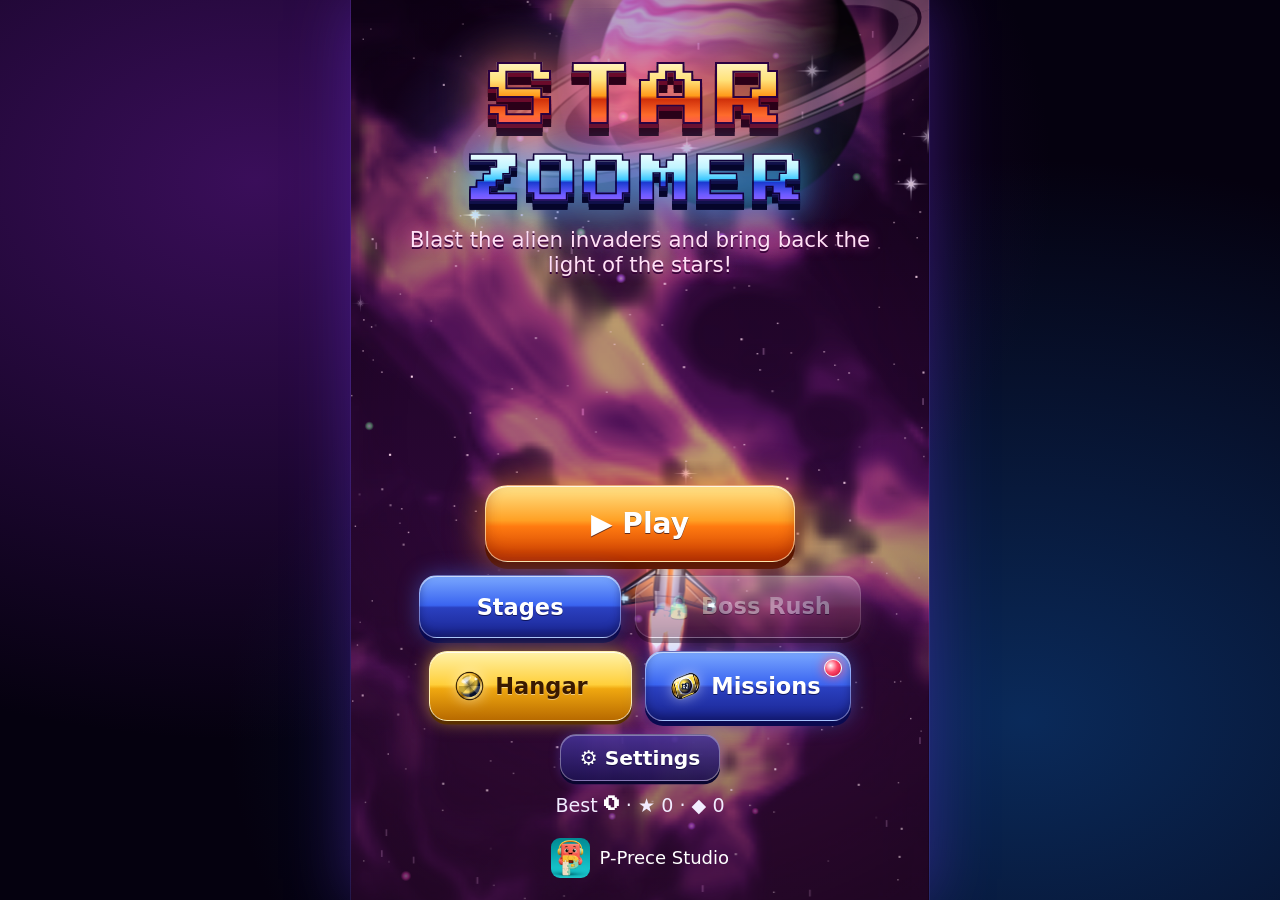
<file: index.html>
<!doctype html><html lang="en"><head><meta charset="utf-8">
<meta name="viewport" content="width=device-width,initial-scale=1,maximum-scale=1,user-scalable=no,viewport-fit=cover">
<title>Starzoomer</title><meta name="description" content="A 90s-arcade style space shooter. Fly your rocket, blast cartoon alien invaders and beat 10 giant motherships!">
<meta name="theme-color" content="#0a0420"><link rel="manifest" href="manifest.json"><link rel="icon" type="image/png" sizes="32x32" href="favicon-32.png"><link rel="icon" type="image/png" sizes="48x48" href="favicon-48.png"><link rel="icon" type="image/png" sizes="192x192" href="icon-192.png"><link rel="apple-touch-icon" sizes="180x180" href="apple-touch-icon.png"><meta name="apple-mobile-web-app-title" content="Starzoomer"><meta name="application-name" content="Starzoomer"><meta property="og:title" content="Starzoomer"><meta property="og:description" content="A 90s-arcade style space shooter. Fly your rocket, blast cartoon alien invaders and beat 10 giant motherships!"><meta property="og:image" content="icon-512.png"><meta property="og:type" content="website">
<meta name="mobile-web-app-capable" content="yes"><meta name="apple-mobile-web-app-capable" content="yes">
<link rel="stylesheet" href="style.css"></head><body>
<noscript><div style="position:fixed;inset:0;display:flex;align-items:center;justify-content:center;text-align:center;padding:24px;background:#0a0420;color:#fff;font:16px system-ui,sans-serif">Starzoomer needs JavaScript to run. Please enable JavaScript in your browser settings.<br>Starzoomer ต้องเปิดใช้ JavaScript ในเบราว์เซอร์</div></noscript>
<div id="probe"></div><canvas id="c"></canvas>
<div id="ui"><div id="scr" class="scr"></div><div id="pz" class="scr pz"></div>
<div id="hudb"><button id="pauseB" aria-label="pause"><svg viewBox="0 0 24 24" width="20" height="20" aria-hidden="true"><rect x="6" y="5" width="4" height="14" rx="1.5" fill="currentColor"/><rect x="14" y="5" width="4" height="14" rx="1.5" fill="currentColor"/></svg></button><button id="bombB" aria-label="bomb"><svg viewBox="0 0 24 24" width="26" height="26" aria-hidden="true"><circle cx="11" cy="14" r="7.5" fill="currentColor"/><path d="M15 7.5l2.5-2.5M18 4l1.5-1.2M19 6.5l1.6.2" stroke="currentColor" stroke-width="1.8" stroke-linecap="round" fill="none"/><circle cx="8.5" cy="11.5" r="2" fill="#fff" opacity=".7"/></svg></button></div><div id="toast"></div></div>
<script src="i18n.js"></script><script src="core.js"></script><script src="art.js"></script><script src="bossart.js"></script><script src="game.js"></script><script src="gfx.js"></script><script src="mapart.js"></script><script src="enemyart.js"></script><script src="warp.js"></script><script src="ui.js"></script><script src="extras.js"></script><script src="weapons.js"></script><script src="special.js"></script><script src="three.min.js"></script><script src="boss3d.js"></script><script src="v29.js"></script>
</body></html>
</file>
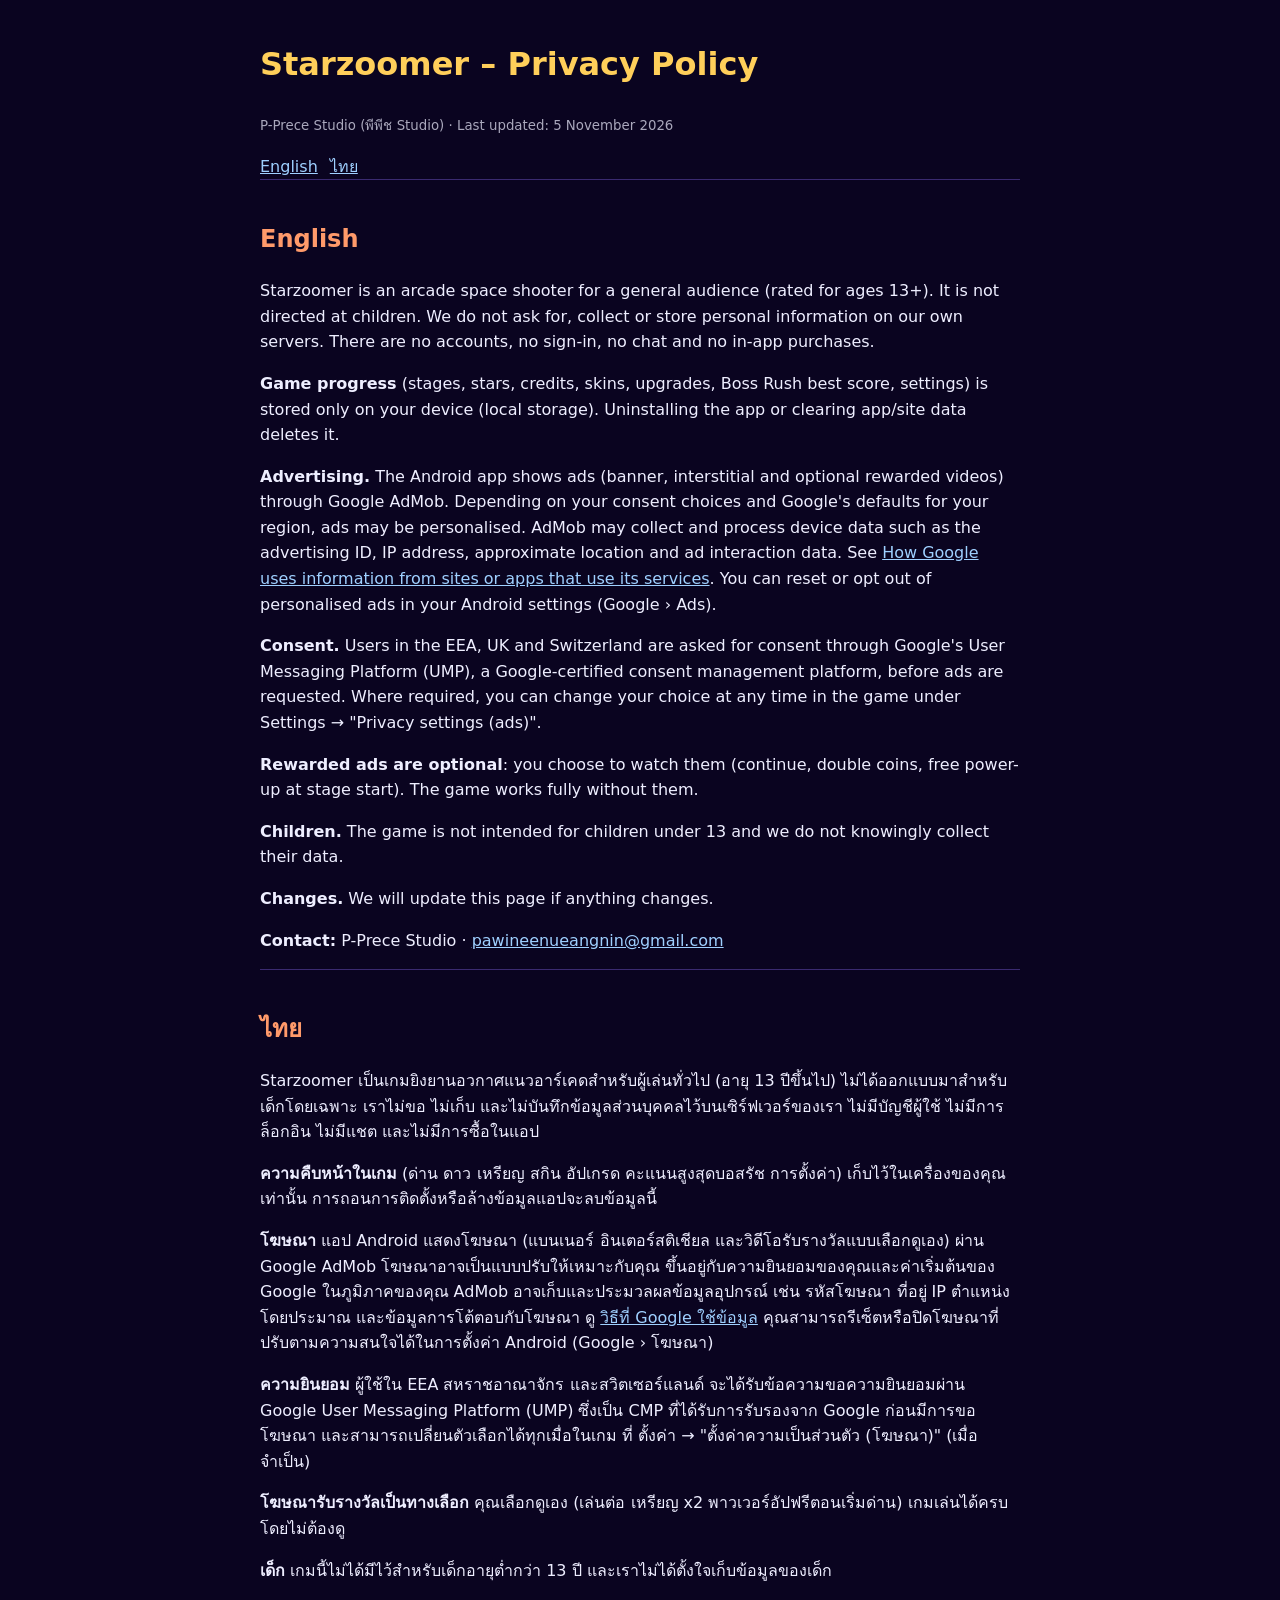
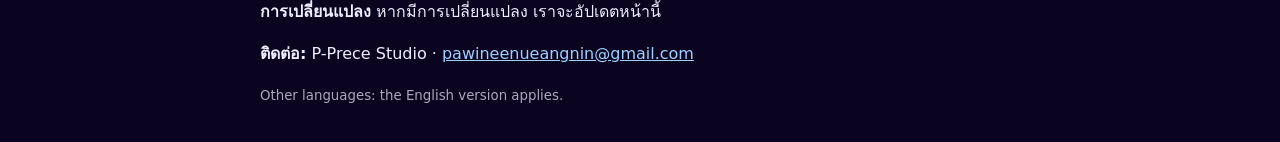
<file: privacy.html>
<!doctype html><html lang="en"><head><meta charset="utf-8"><meta name="viewport" content="width=device-width,initial-scale=1"><title>Privacy Policy – Starzoomer</title>
<style>body{font-family:system-ui,'Noto Sans Thai',sans-serif;max-width:760px;margin:0 auto;padding:18px;line-height:1.6;background:#0a0420;color:#eef}h1{color:#ffcf5a}h2{color:#ff9a6a;margin-top:1.4em}a{color:#9fd0ff}nav{display:flex;gap:12px}section{border-top:1px solid #3a2a70;padding-top:6px}small{opacity:.7}</style></head><body>
<h1>Starzoomer – Privacy Policy</h1><p><small>P-Prece Studio (พีพีช Studio) · Last updated: 5 November 2026</small></p>
<nav><a href="#en">English</a><a href="#th">ไทย</a></nav>
<section id="en" lang="en"><h2>English</h2>
<p>Starzoomer is an arcade space shooter for a general audience (rated for ages 13+). It is not directed at children. We do not ask for, collect or store personal information on our own servers. There are no accounts, no sign-in, no chat and no in-app purchases.</p>
<p><b>Game progress</b> (stages, stars, credits, skins, upgrades, Boss Rush best score, settings) is stored only on your device (local storage). Uninstalling the app or clearing app/site data deletes it.</p>
<p><b>Advertising.</b> The Android app shows ads (banner, interstitial and optional rewarded videos) through Google AdMob. Depending on your consent choices and Google's defaults for your region, ads may be personalised. AdMob may collect and process device data such as the advertising ID, IP address, approximate location and ad interaction data. See <a href="https://policies.google.com/technologies/partner-sites">How Google uses information from sites or apps that use its services</a>. You can reset or opt out of personalised ads in your Android settings (Google › Ads).</p>
<p><b>Consent.</b> Users in the EEA, UK and Switzerland are asked for consent through Google's User Messaging Platform (UMP), a Google-certified consent management platform, before ads are requested. Where required, you can change your choice at any time in the game under Settings &rarr; "Privacy settings (ads)".</p>
<p><b>Rewarded ads are optional</b>: you choose to watch them (continue, double coins, free power-up at stage start). The game works fully without them.</p>
<p><b>Children.</b> The game is not intended for children under 13 and we do not knowingly collect their data.</p>
<p><b>Changes.</b> We will update this page if anything changes.</p>
<p><b>Contact:</b> P-Prece Studio · <a href="mailto:pawineenueangnin@gmail.com">pawineenueangnin@gmail.com</a></p></section>
<section id="th" lang="th"><h2>ไทย</h2>
<p>Starzoomer เป็นเกมยิงยานอวกาศแนวอาร์เคดสำหรับผู้เล่นทั่วไป (อายุ 13 ปีขึ้นไป) ไม่ได้ออกแบบมาสำหรับเด็กโดยเฉพาะ เราไม่ขอ ไม่เก็บ และไม่บันทึกข้อมูลส่วนบุคคลไว้บนเซิร์ฟเวอร์ของเรา ไม่มีบัญชีผู้ใช้ ไม่มีการล็อกอิน ไม่มีแชต และไม่มีการซื้อในแอป</p>
<p><b>ความคืบหน้าในเกม</b> (ด่าน ดาว เหรียญ สกิน อัปเกรด คะแนนสูงสุดบอสรัช การตั้งค่า) เก็บไว้ในเครื่องของคุณเท่านั้น การถอนการติดตั้งหรือล้างข้อมูลแอปจะลบข้อมูลนี้</p>
<p><b>โฆษณา</b> แอป Android แสดงโฆษณา (แบนเนอร์ อินเตอร์สติเชียล และวิดีโอรับรางวัลแบบเลือกดูเอง) ผ่าน Google AdMob โฆษณาอาจเป็นแบบปรับให้เหมาะกับคุณ ขึ้นอยู่กับความยินยอมของคุณและค่าเริ่มต้นของ Google ในภูมิภาคของคุณ AdMob อาจเก็บและประมวลผลข้อมูลอุปกรณ์ เช่น รหัสโฆษณา ที่อยู่ IP ตำแหน่งโดยประมาณ และข้อมูลการโต้ตอบกับโฆษณา ดู <a href="https://policies.google.com/technologies/partner-sites?hl=th">วิธีที่ Google ใช้ข้อมูล</a> คุณสามารถรีเซ็ตหรือปิดโฆษณาที่ปรับตามความสนใจได้ในการตั้งค่า Android (Google › โฆษณา)</p>
<p><b>ความยินยอม</b> ผู้ใช้ใน EEA สหราชอาณาจักร และสวิตเซอร์แลนด์ จะได้รับข้อความขอความยินยอมผ่าน Google User Messaging Platform (UMP) ซึ่งเป็น CMP ที่ได้รับการรับรองจาก Google ก่อนมีการขอโฆษณา และสามารถเปลี่ยนตัวเลือกได้ทุกเมื่อในเกม ที่ ตั้งค่า &rarr; "ตั้งค่าความเป็นส่วนตัว (โฆษณา)" (เมื่อจำเป็น)</p>
<p><b>โฆษณารับรางวัลเป็นทางเลือก</b> คุณเลือกดูเอง (เล่นต่อ เหรียญ x2 พาวเวอร์อัปฟรีตอนเริ่มด่าน) เกมเล่นได้ครบโดยไม่ต้องดู</p>
<p><b>เด็ก</b> เกมนี้ไม่ได้มีไว้สำหรับเด็กอายุต่ำกว่า 13 ปี และเราไม่ได้ตั้งใจเก็บข้อมูลของเด็ก</p>
<p><b>การเปลี่ยนแปลง</b> หากมีการเปลี่ยนแปลง เราจะอัปเดตหน้านี้</p>
<p><b>ติดต่อ:</b> P-Prece Studio · <a href="mailto:pawineenueangnin@gmail.com">pawineenueangnin@gmail.com</a></p></section>
<p><small>Other languages: the English version applies.</small></p>
</body></html>
</file>
<file: style.css>
@font-face{font-family:PS2P;src:url(fonts/ps2p.ttf) format('truetype');font-display:block}
*{box-sizing:border-box;-webkit-tap-highlight-color:transparent;user-select:none;-webkit-user-select:none}
html,body{margin:0;height:100%;overflow:hidden;background:radial-gradient(ellipse at 20% 30%,#2a0a4a 0,transparent 55%),radial-gradient(ellipse at 80% 70%,#3a1a08 0,transparent 50%),#05010f;color:#fff;font-family:system-ui,-apple-system,"Segoe UI",Roboto,"Noto Sans","Noto Sans Thai",sans-serif;touch-action:none;overscroll-behavior:none}
#probe{position:fixed;padding:env(safe-area-inset-top) 0 env(safe-area-inset-bottom);visibility:hidden;pointer-events:none}
#c{position:fixed;display:block;touch-action:none;box-shadow:0 0 40px rgba(120,60,255,.35)}
#ui{position:fixed;pointer-events:none;font-size:calc(14px * var(--s,1));overflow:hidden}
.scr{position:absolute;inset:0;display:none;flex-direction:column;align-items:center;justify-content:center;gap:.6em;padding:calc(var(--st,0px) + 1em) 1em calc(var(--sb,0px) + 1em);pointer-events:auto;overflow-y:auto;overflow-x:hidden;text-align:center;justify-content:safe center}
.scr.map,.scr.hangar,.scr.settings{justify-content:flex-start;background:rgba(6,2,20,.78)}
.scr.result,.pz{background:rgba(6,2,20,.72);backdrop-filter:blur(2px)}
.logo{font-family:PS2P,monospace;line-height:1.25;margin-top:1.2em;filter:drop-shadow(0 0 .5em rgba(255,80,180,.6))}
.logo .l1{font-size:2.6em;background:linear-gradient(#fff6b0,#ffb030 45%,#ff4a1a 55%,#ff2a8a);-webkit-background-clip:text;background-clip:text;color:transparent;-webkit-text-stroke:.03em #2a0040;letter-spacing:.05em}
.logo .l2{font-size:1.55em;background:linear-gradient(#e8ffff,#5ad8ff 45%,#2a6aff 55%,#b04aff);-webkit-background-clip:text;background-clip:text;color:transparent;-webkit-text-stroke:.03em #10003a;margin-top:.3em}
.tag{max-width:22em;font-size:.95em;color:#ffd0f0;text-shadow:0 2px 0 #300030}
.sp{flex:1;min-height:6em}
.b{pointer-events:auto;font:inherit;font-weight:800;color:#fff;border:0;border-radius:.8em;padding:.75em 1.3em;min-width:9em;background:linear-gradient(#5a8bff,#2a3aff 60%,#1a1aa0);box-shadow:0 .25em 0 #0a0850,0 0 .8em rgba(90,140,255,.6),inset 0 .1em 0 rgba(255,255,255,.4);text-shadow:0 2px 0 rgba(0,0,0,.4);cursor:pointer;max-width:100%;overflow-wrap:anywhere}
.b:active{transform:translateY(.15em);box-shadow:0 .1em 0 #0a0850}
.b.big{font-size:1.25em;min-width:11em;background:linear-gradient(#ffcf5a,#ff7a1a 60%,#c03a00);box-shadow:0 .25em 0 #601a00,0 0 1em rgba(255,140,40,.7),inset 0 .1em 0 rgba(255,255,255,.5)}
.b.pink{background:linear-gradient(#ff8ad8,#ff3fa6 60%,#a0106a);box-shadow:0 .25em 0 #500030,0 0 .9em rgba(255,70,180,.6)}
.b.gold{background:linear-gradient(#ffe68a,#e0a010);color:#3a2000;text-shadow:none;box-shadow:0 .2em 0 #6a4a00}
.b.sm{min-width:0;padding:.5em .9em;font-size:.9em}.b:disabled{opacity:.45;filter:grayscale(.6)}
.row{display:flex;gap:.6em;flex-wrap:wrap;justify-content:center}
.hi{font-size:.85em;color:#bfe8ff}.hi b{font-family:PS2P;font-size:.85em;color:#fff}
.studio{display:flex;align-items:center;gap:.5em;font-size:.8em;opacity:.85;margin-top:.4em}.studio img{width:2.2em;height:2.2em;border-radius:.5em}.studio.big img{width:3.4em;height:3.4em}
.hd{display:flex;align-items:center;justify-content:space-between;width:100%;gap:.5em}.hd h2{margin:0;font-size:1.25em;flex:1;color:#ffcf5a;text-shadow:0 0 .4em #ff7a1a}.cr{font-family:PS2P;font-size:.7em;color:#ffe14a;white-space:nowrap}
h3{margin:.4em 0 0;color:#7ae8ff;font-size:1em}
.chip{pointer-events:auto;font:inherit;font-weight:700;border-radius:2em;padding:.35em .9em;border:2px solid #5a4a90;background:#140a30;color:#ccd}.chip.on{background:#ff3fa6;border-color:#ffb0e0;color:#fff;box-shadow:0 0 .7em #ff3fa6}
.nodes{display:grid;grid-template-columns:1fr 1fr;gap:.5em;width:100%;max-width:26em}
.node{pointer-events:auto;font:inherit;color:#fff;border:2px solid rgba(255,255,255,.25);border-radius:.9em;padding:.55em .4em;display:flex;flex-direction:column;align-items:center;gap:.15em;min-height:5.2em;cursor:pointer;box-shadow:0 0 .7em rgba(0,0,0,.5)}
.node .num{font-family:PS2P;font-size:1.1em;text-shadow:0 2px 0 #000}.node .nm{font-size:.82em;font-weight:700;line-height:1.15;overflow-wrap:anywhere}.node .st{color:#ffe14a;font-size:.9em}.node .st i{color:rgba(255,255,255,.25);font-style:normal}
.node.lock{filter:grayscale(.85) brightness(.6)}.node.end{grid-column:1/3;background:linear-gradient(90deg,#ff3a8a,#7a3aff,#3ad8ff)}
.n1{background:linear-gradient(135deg,#3a1a7a,#8a2aa0)}.n2{background:linear-gradient(135deg,#6a2a10,#c0602a)}.n3{background:linear-gradient(135deg,#0a3a6a,#4aa8e0)}.n4{background:linear-gradient(135deg,#c06010,#1a7ac0)}.n5{background:linear-gradient(135deg,#8a1a6a,#e050b0)}
.n6{background:linear-gradient(135deg,#0a1a6a,#4070e0)}.n7{background:linear-gradient(135deg,#0a5a5a,#a030a0)}.n8{background:linear-gradient(135deg,#5a0a04,#e0501a)}.n9{background:linear-gradient(135deg,#2a5a10,#6a2aa0)}.n10{background:linear-gradient(135deg,#3a0030,#ff2a7a)}
.ships{display:flex;gap:.4em;width:100%;justify-content:center}.ship{flex:1;max-width:9em;background:rgba(30,20,70,.8);border:2px solid #3a2a7a;border-radius:.9em;padding:.4em;display:flex;flex-direction:column;align-items:center;gap:.25em}
.ship.sel{border-color:#ffcf5a;box-shadow:0 0 .8em rgba(255,200,80,.6)}.ship img{width:3.4em;height:3.6em;object-fit:contain}.ship b{font-size:.8em}.ship small{font-size:.68em;opacity:.8;line-height:1.2}.ok{color:#7dff6a;font-weight:800;font-size:.85em}.lk{color:#ffb0b0}
.upg{width:100%;max-width:24em;display:flex;flex-direction:column;gap:.4em}.u{display:flex;align-items:center;gap:.5em;background:rgba(30,20,70,.8);border-radius:.8em;padding:.4em .6em}.un{flex:1;text-align:start;font-weight:700}
.pips{display:flex;gap:.2em}.pips i{width:.8em;height:.8em;border-radius:.2em;background:#2a2050;border:1px solid #6a5aa0}.pips i.on{background:#ff8a2a;box-shadow:0 0 .4em #ff8a2a}
.sets{width:100%;max-width:22em;display:flex;flex-direction:column;gap:.45em}.set{display:flex;align-items:center;justify-content:space-between;gap:.6em;background:rgba(30,20,70,.8);border-radius:.8em;padding:.5em .8em;text-align:start}
.tg{pointer-events:auto;font:inherit;font-weight:800;border-radius:2em;border:0;padding:.35em .9em;background:#3a2a5a;color:#aaa;min-width:4em}.tg.on{background:#2adf7a;color:#003a10}
select{font:inherit;padding:.3em;border-radius:.5em;background:#140a30;color:#fff;border:1px solid #6a5aa0;max-width:11em}
.howto{font-size:.85em;color:#bfe8ff}.priv{color:#9fd0ff;font-size:.85em;pointer-events:auto}
h2.big{font-family:PS2P,system-ui;font-size:1.5em;line-height:1.4;margin:.2em 0}.gold{color:#ffe14a;text-shadow:0 0 .4em #ff8a2a,0 3px 0 #6a2a00}.red{color:#ff5a7a;text-shadow:0 0 .4em #ff2a5a,0 3px 0 #4a0010}
.stars span{font-size:2.6em;color:#3a2a5a;margin:0 .1em;text-shadow:0 2px 0 #000}.stars span.on{color:#ffe14a;text-shadow:0 0 .4em #ffb030}
.nb{color:#7dff6a;font-weight:800}.res{background:rgba(30,20,70,.8);border-radius:.8em;padding:.6em 1.2em;display:flex;flex-direction:column;gap:.2em}.rs b{font-family:PS2P;font-size:.85em;color:#ffe14a}
#hudb{position:absolute;inset:0;display:none;pointer-events:none}
#pauseB,#bombB{position:absolute;pointer-events:auto;border:2px solid rgba(255,255,255,.5);color:#fff;font-family:PS2P;border-radius:50%;}
#pauseB{top:calc(var(--st,0px) + .5em);right:.6em;width:2.6em;height:2.6em;font-size:.8em;background:rgba(40,20,90,.6)}
#bombB{bottom:calc(var(--sb,0px) + 1em);right:1em;width:3.6em;height:3.6em;font-size:1em;background:radial-gradient(circle at 35% 30%,#ffd08a,#ff6a1a 50%,#8a2000);box-shadow:0 0 .8em #ff7a1a}
#toast{position:absolute;left:50%;top:40%;transform:translate(-50%,-50%) scale(.9);background:rgba(0,0,0,.8);border:1px solid #ffcf5a;border-radius:.8em;padding:.6em 1em;opacity:0;transition:.2s;pointer-events:none;font-weight:700}
#toast.on{opacity:1;transform:translate(-50%,-50%) scale(1)}
[dir=rtl] .un,[dir=rtl] .set{text-align:right}
@keyframes scvIn{from{opacity:0;transform:translateY(.6em)}to{opacity:1;transform:none}}
/* ===== v6 art pass: chrome/neon logo, glass panels, glossy buttons ===== */
html,body{background:radial-gradient(ellipse at 20% 20%,#3a0e5a 0,transparent 55%),radial-gradient(ellipse at 80% 80%,#0a2a5a 0,transparent 55%),#05010f}
#c{box-shadow:0 0 60px rgba(120,60,255,.35),0 0 0 1px rgba(160,120,255,.15)}
.scr.map,.scr.hangar,.scr.settings{background:linear-gradient(rgba(6,2,24,.82),rgba(10,4,34,.7) 40%,rgba(6,2,24,.86))}
.scr.result,.pz{background:radial-gradient(ellipse at 50% 35%,rgba(40,10,80,.55),rgba(4,0,16,.84) 70%);backdrop-filter:none}
.scr>*{animation:v6in .42s cubic-bezier(.2,.9,.3,1.2) both}
.scr>*:nth-child(2){animation-delay:.05s}.scr>*:nth-child(3){animation-delay:.1s}.scr>*:nth-child(4){animation-delay:.15s}.scr>*:nth-child(5){animation-delay:.2s}.scr>*:nth-child(n+6){animation-delay:.25s}
@keyframes v6in{from{opacity:0;transform:translateY(.8em) scale(.97)}to{opacity:1;transform:none}}
.logo{position:relative;margin-top:1.4em;filter:none;text-align:center}
.logo:before{content:'';position:absolute;left:50%;top:50%;width:150%;height:190%;transform:translate(-50%,-50%);background:radial-gradient(ellipse,rgba(255,90,200,.35),rgba(90,120,255,.15) 45%,transparent 70%);z-index:-1;animation:v6halo 4s ease-in-out infinite}
@keyframes v6halo{50%{opacity:.6;transform:translate(-50%,-50%) scale(1.08)}}
.logo .l1,.logo .l2{display:block;position:relative;background-size:100% 100%,250% 100%;-webkit-background-clip:text;background-clip:text;color:transparent;animation:v6sheen 3.6s ease-in-out infinite}
.logo .l1{font-size:2.75em;letter-spacing:.04em;background-image:linear-gradient(#fffbe0 0,#ffe27a 30%,#ff9a1a 48%,#d0300a 52%,#ff6a2a 70%,#ff3a9a 100%),linear-gradient(105deg,transparent 40%,rgba(255,255,255,.95) 50%,transparent 60%);
 filter:drop-shadow(0 .06em 0 #6a0a2a) drop-shadow(0 .12em 0 #2a0018) drop-shadow(0 0 .35em rgba(255,120,60,.75))}
.logo .l2{font-size:1.6em;margin-top:.15em;letter-spacing:.06em;background-image:linear-gradient(#ffffff 0,#bff4ff 30%,#3ac8ff 48%,#1a3ad0 52%,#6a5aff 70%,#d06aff 100%),linear-gradient(105deg,transparent 40%,rgba(255,255,255,.95) 50%,transparent 60%);
 filter:drop-shadow(0 .06em 0 #10104a) drop-shadow(0 .12em 0 #05052a) drop-shadow(0 0 .35em rgba(60,180,255,.8))}
@keyframes v6sheen{0%,55%{background-position:0 0,160% 0}100%{background-position:0 0,-60% 0}}
.tag{color:#ffe0f6;text-shadow:0 0 .6em rgba(255,80,200,.6),0 2px 0 #2a0030}
.b{position:relative;overflow:hidden;border:1px solid rgba(255,255,255,.35);background:linear-gradient(#7aa8ff,#3a64f0 48%,#2a40c0 52%,#1a2490);box-shadow:0 .22em 0 #0a0a50,0 0 1em rgba(70,120,255,.45),inset 0 1px 0 rgba(255,255,255,.6),inset 0 -.2em .4em rgba(0,0,40,.35);text-shadow:0 1px 0 rgba(0,0,40,.6)}
.b:after{content:'';position:absolute;top:0;bottom:0;left:-60%;width:40%;background:linear-gradient(100deg,transparent,rgba(255,255,255,.35),transparent);transform:skewX(-20deg);animation:v6sweep 3.8s ease-in-out infinite;pointer-events:none}
@keyframes v6sweep{0%,70%{left:-60%}100%{left:130%}}
.b.big{background:linear-gradient(#ffe48a,#ffa024 46%,#ff7a10 54%,#c83a00);box-shadow:0 .25em 0 #5a1600,0 0 1.3em rgba(255,140,40,.75),inset 0 1px 0 rgba(255,255,255,.75),inset 0 -.25em .5em rgba(120,20,0,.35);border-color:rgba(255,240,200,.6)}
.b.pink{background:linear-gradient(#ffa8e4,#ff4fb0 46%,#ff2a96 54%,#9a0a64);box-shadow:0 .22em 0 #4a0030,0 0 1em rgba(255,70,180,.6),inset 0 1px 0 rgba(255,255,255,.6)}
.b.sm{background:linear-gradient(rgba(70,50,150,.9),rgba(30,18,80,.92));box-shadow:0 .16em 0 #0a0630,0 0 .6em rgba(120,90,255,.3),inset 0 1px 0 rgba(255,255,255,.35)}
.b.sm:after{display:none}
.b:active{transform:translateY(.15em) scale(.98)}
.hd h2{background:linear-gradient(#fff3b0,#ffb030 55%,#ff6a1a);-webkit-background-clip:text;background-clip:text;color:transparent;text-shadow:none;filter:drop-shadow(0 0 .3em rgba(255,140,40,.6))}
.ship,.u,.set,.res,select{background:linear-gradient(160deg,rgba(60,40,140,.62),rgba(16,8,46,.82));border:1px solid rgba(150,130,255,.35);box-shadow:inset 0 1px 0 rgba(255,255,255,.14),0 .3em .8em rgba(0,0,20,.35)}
.ship{border-width:1.5px;transition:transform .15s;will-change:transform}
.ship img{width:3.8em;height:4em;filter:drop-shadow(0 0 .35em rgba(120,200,255,.5))}
.ship.sel{border-color:#ffcf5a;background:linear-gradient(160deg,rgba(120,70,30,.6),rgba(40,14,50,.85));box-shadow:0 0 1em rgba(255,190,70,.55),inset 0 1px 0 rgba(255,255,255,.25);transform:translateY(-.15em)}
.res{border-color:rgba(255,210,100,.35);padding:.7em 1.4em}
.pips i{border-radius:.25em;background:#1a1440;border-color:#5a4aa0}
.pips i.on{background:linear-gradient(#ffd27a,#ff7a1a);box-shadow:0 0 .45em #ff8a2a}
.tg{box-shadow:inset 0 1px 0 rgba(255,255,255,.2)}
.tg.on{background:linear-gradient(#7affb0,#1ac86a);color:#003a14;box-shadow:0 0 .6em rgba(60,255,140,.5),inset 0 1px 0 rgba(255,255,255,.6)}
.chip{background:rgba(20,10,50,.8);border-color:rgba(130,110,220,.6)}
.node{position:relative;overflow:hidden;border:1px solid rgba(255,255,255,.3);box-shadow:inset 0 1px 0 rgba(255,255,255,.3),0 .25em .6em rgba(0,0,20,.45)}
.node:before{content:'';position:absolute;right:-.9em;top:-.9em;width:3.2em;height:3.2em;border-radius:50%;background:radial-gradient(circle at 35% 35%,rgba(255,255,255,.55),rgba(255,255,255,.08) 45%,transparent 70%);pointer-events:none}
.node:after{content:'';position:absolute;inset:0;background:linear-gradient(rgba(255,255,255,.14),transparent 45%);pointer-events:none}
.burst{position:absolute;left:50%;top:36%;width:42em;height:42em;margin:-21em 0 0 -21em;background:repeating-conic-gradient(rgba(255,220,120,.16) 0 10deg,transparent 10deg 20deg);-webkit-mask:radial-gradient(circle,#000 10%,transparent 62%);mask:radial-gradient(circle,#000 10%,transparent 62%);animation:v6spin 18s linear infinite!important;pointer-events:none;z-index:-1}
@keyframes v6spin{to{transform:rotate(360deg)}}
h2.big.gold{color:#ffe14a;background:linear-gradient(#fffbd0,#ffe14a 45%,#ff9a1a 60%,#ff5a2a);-webkit-background-clip:text;background-clip:text;color:transparent;text-shadow:none;filter:drop-shadow(0 .12em 0 #5a1a00) drop-shadow(0 0 .45em rgba(255,150,40,.85))}
h2.big.red{filter:drop-shadow(0 0 .3em rgba(255,40,90,.6))}
.stars span{display:inline-block;color:#2a2050;text-shadow:0 2px 0 #000}
.stars span.on{color:#ffe14a;text-shadow:0 0 .5em #ffb030,0 .08em 0 #8a4a00}.stars:not(.hid) span.on{animation:v6star .5s cubic-bezier(.2,1.6,.4,1) both}
.stars:not(.hid) span.on:nth-child(2){animation-delay:.18s}.stars:not(.hid) span.on:nth-child(3){animation-delay:.36s}
@keyframes v6star{from{transform:scale(0) rotate(-90deg);opacity:0}to{transform:none;opacity:1}}
#pauseB,#bombB{display:flex;align-items:center;justify-content:center;padding:0}
#pauseB{border:1px solid rgba(160,220,255,.55);background:linear-gradient(rgba(60,40,140,.7),rgba(16,8,46,.8));box-shadow:0 0 .7em rgba(90,160,255,.4),inset 0 1px 0 rgba(255,255,255,.35)}
#bombB{border:2px solid rgba(255,230,180,.75);background:radial-gradient(circle at 35% 28%,#fff0c0,#ffa040 30%,#ff5a10 60%,#8a1a00);box-shadow:0 0 1.1em rgba(255,120,30,.8),inset 0 -.3em .5em rgba(90,10,0,.5),inset 0 .2em .3em rgba(255,255,255,.4);color:#3a0800}
#bombB:after{content:attr(data-n);position:absolute;right:-.3em;top:-.3em;min-width:1.5em;height:1.5em;border-radius:1em;background:linear-gradient(#ff7ad0,#d0207a);color:#fff;font:700 .7em/1.5em PS2P,monospace;text-align:center;border:1px solid #fff;box-shadow:0 0 .5em #ff4fb8}
#bombB.empty{filter:grayscale(.8) brightness(.6);box-shadow:none}
#toast{background:linear-gradient(rgba(50,30,120,.92),rgba(16,8,46,.95));border-color:rgba(255,210,120,.7);box-shadow:0 0 1em rgba(255,180,60,.35)}
/* v6.1 contrast fixes */
.b.gold,.b.sm.gold{background:linear-gradient(#fff2a8,#ffcf3a 48%,#f0a810 54%,#b86a00);color:#3a1a00;text-shadow:0 1px 0 rgba(255,255,255,.45);border:1px solid #fff0b0;box-shadow:0 .16em 0 #5a3000,0 0 .8em rgba(255,200,60,.6),inset 0 1px 0 rgba(255,255,255,.8);font-weight:900}
.b.gold:disabled,.b.gold.poor{opacity:1;filter:none;background:linear-gradient(rgba(80,70,110,.95),rgba(40,32,70,.95));color:#ffe9a8;text-shadow:0 1px 0 #000;border:1px dashed rgba(255,220,140,.55);box-shadow:inset 0 1px 0 rgba(255,255,255,.15)}
.b.gold:disabled:before,.b.gold.poor:before{content:'🔒 ';font-size:.85em}
.cr{font-size:.85em;color:#ffe14a;background:linear-gradient(rgba(60,40,10,.85),rgba(30,16,4,.9));border:1px solid rgba(255,210,90,.7);border-radius:1em;padding:.45em .75em;text-shadow:0 0 .4em rgba(255,180,40,.8),0 1px 0 #000;box-shadow:0 0 .6em rgba(255,180,40,.35)}
.node .nm,.node .num{text-shadow:0 1px 2px rgba(0,0,0,.85)}
.node .st i{color:rgba(255,255,255,.45)}
.node.lock{filter:grayscale(.7) brightness(.8)}
.ship small,.lk{opacity:1;color:#e6dcff}.lk{color:#ffc8c8}
.set span,.un,.hi,.howto,.rs{color:#f2ecff}
.chip{color:#f0eaff}
select{color:#fff}
.studio{opacity:1}
/* v8 stage-clear tally */
.tally{width:min(21em,88%);background:linear-gradient(160deg,rgba(60,40,140,.66),rgba(16,8,46,.86));border:1px solid rgba(255,210,100,.4);border-radius:.9em;padding:.7em 1.1em;box-shadow:inset 0 1px 0 rgba(255,255,255,.14),0 .4em 1.2em rgba(0,0,0,.45);display:flex;flex-direction:column;gap:.15em}
.tally .tr{display:flex;justify-content:space-between;align-items:center;gap:1em;padding:.28em 0;opacity:0;transform:translateX(-1.2em) scale(.9);transition:opacity .2s,transform .28s cubic-bezier(.2,1.6,.4,1)}
.tally .tr.in{opacity:1;transform:none}
.tally .tr span{color:#cfc6ff;font-weight:700;font-size:.92em}
.tally .tr b{direction:ltr;unicode-bidi:isolate;font-family:PS2P,monospace;font-size:.82em;color:#fff;min-width:5em;text-align:right;text-shadow:0 0 .4em rgba(120,220,255,.6)}
.tally .tr.done b{animation:v8pop .32s cubic-bezier(.2,1.8,.4,1)}
.tally .tr.crr b{color:#ffd860}
.tally .tl{display:block;height:2px;margin:.3em 0;background:linear-gradient(90deg,transparent,rgba(255,215,100,.8),transparent)}
.tally .tr.tot span{color:#ffe14a;font-size:1.05em}.tally .tr.tot b{font-size:1.15em;color:#ffe14a;text-shadow:0 0 .5em #ffb030,0 .08em 0 #8a4a00}
.hid{visibility:hidden}.after.hid{opacity:0;pointer-events:none}.after{display:flex;flex-direction:column;align-items:center;gap:.5em;transition:opacity .35s;width:100%}
.stars.hid{visibility:hidden}.stars{margin:.25em 0 0}
.tsk{color:rgba(255,255,255,.6);font-size:.8em;animation:v8bl 1.2s ease-in-out infinite}.tsk.hid{display:none}
@keyframes v8pop{0%{transform:scale(1.6);color:#fff}100%{transform:scale(1)}}
@keyframes v8bl{50%{opacity:.35}}
/* v9: reserve a strip for the bottom banner on menu screens (body.banner only while a banner is showing) */
body.banner .scr:not(.pz){padding-bottom:calc(var(--sb,0px) + 66px)}
/* v10 star-path stage map */
.scr.map{align-items:stretch;gap:0;padding-left:0;padding-right:0;justify-content:flex-start;background:radial-gradient(ellipse at 18% 22%,rgba(120,60,255,.28),transparent 52%),radial-gradient(ellipse at 82% 60%,rgba(255,120,60,.16),transparent 50%),radial-gradient(ellipse at 50% 100%,rgba(40,140,255,.22),transparent 58%),radial-gradient(ellipse at 55% 8%,rgba(255,200,80,.1),transparent 40%),linear-gradient(#040218,#0a0430 48%,#06021c)}
.scr.map{padding-top:0}.mtop{position:sticky;top:0;z-index:5;padding:calc(var(--st,0px) + 1em) 1em .7em;background:linear-gradient(rgba(4,2,24,.97) 70%,rgba(4,2,24,0));display:flex;flex-direction:column;gap:.5em;align-items:center}
.mtop .hd{width:100%}
.path{position:relative;width:100%;flex:0 0 auto;background-image:radial-gradient(1.5px 1.5px at 12% 8%,rgba(255,255,255,.9),transparent),radial-gradient(1px 1px at 78% 14%,rgba(200,220,255,.8),transparent),radial-gradient(1.6px 1.6px at 40% 33%,#fff,transparent),radial-gradient(1px 1px at 90% 47%,rgba(255,220,255,.75),transparent),radial-gradient(1.2px 1.2px at 8% 61%,#fff,transparent),radial-gradient(1px 1px at 63% 72%,rgba(180,255,255,.7),transparent),radial-gradient(1.5px 1.5px at 30% 88%,#fff,transparent),radial-gradient(1px 1px at 85% 93%,#fff,transparent),radial-gradient(ellipse 40% 18% at 50% 20%,rgba(255,210,120,.06),transparent);background-size:100% 520px;contain:layout style}
@keyframes tw{to{background-position:0 6px}}
.path svg.pl{position:absolute;left:0;top:0;pointer-events:none;overflow:visible}
.pg{fill:none;stroke:hsla(var(--hu),30%,40%,.35);stroke-width:9;stroke-linecap:round}
.pg.lit{stroke:hsla(var(--hu),100%,65%,.5)}.pgw{fill:none;stroke:hsla(var(--hu),100%,60%,.16);stroke-width:20;stroke-linecap:round}
.pd{fill:none;stroke:rgba(170,170,210,.35);stroke-width:3.2;stroke-linecap:round;stroke-dasharray:1 11}
.pd.lit{stroke:#fff;stroke-dasharray:2 9}
@keyframes flow{to{stroke-dashoffset:-22}}
/* v27: pre-rendered 3D planet/gem medallions (no per-frame blur/drop-shadow filters) */
.snode{position:absolute;width:96px;height:96px;margin:-48px 0 0 -48px;padding:0;border:0;background:none;cursor:pointer;color:#fff;-webkit-tap-highlight-color:transparent;font:inherit}
.snode .sv{position:absolute;inset:0;width:100%;height:100%;object-fit:contain;pointer-events:none;transition:transform .15s;will-change:transform;image-rendering:auto}
.snode:active .sv{transform:scale(.92)}
.snode .glw{position:absolute;inset:-18px;width:calc(100% + 36px);height:calc(100% + 36px);object-fit:contain;pointer-events:none;opacity:.85;animation:gPulse 1.6s ease-in-out infinite;z-index:0}
.snode .rk{position:absolute;left:50%;top:-10px;width:28px;height:28px;margin-left:-14px;object-fit:contain;pointer-events:none;z-index:2;animation:rkFloat 1.8s ease-in-out infinite;filter:none}
.snode .lbl{position:absolute;top:92px;left:50%;transform:translateX(-50%);display:flex;flex-direction:column;align-items:center;gap:2px;white-space:nowrap;pointer-events:none;z-index:2}
.snode .nm{font-size:12px;font-weight:700;padding:2px 8px;border-radius:9px;background:rgba(8,4,28,.82);border:1px solid hsla(var(--hu),100%,70%,.55);max-width:150px;overflow:hidden;text-overflow:ellipsis;box-shadow:0 2px 0 rgba(0,0,0,.35)}
.snode .st{display:flex;gap:1px;align-items:center;justify-content:center;min-height:14px}
.snode .st .sti{width:14px;height:14px;display:block}
.snode.lock{cursor:default}.snode.lock .sv{opacity:.92}.snode.lock .nm{opacity:.55;border-color:#555}
.snode.done .sv{filter:none}
.snode.cur .sv{animation:pulse 1.5s ease-in-out infinite;z-index:1}
.snode.cur:before{content:'';position:absolute;inset:-12px;border-radius:50%;border:2px solid hsla(var(--hu),100%,72%,.75);animation:ring 1.6s ease-out infinite;will-change:transform,opacity;pointer-events:none}
@keyframes pulse{50%{transform:scale(1.07)}}
@keyframes ring{from{transform:scale(.7);opacity:.9}to{transform:scale(1.28);opacity:0}}
@keyframes gPulse{50%{opacity:.45;transform:scale(1.06)}}
@keyframes rkFloat{0%,100%{transform:translateY(0)}50%{transform:translateY(-7px)}}
.snode.fresh{animation:pop .9s cubic-bezier(.3,1.6,.5,1) both .3s}
@keyframes pop{from{transform:scale(0) rotate(-90deg);opacity:0}to{transform:none;opacity:1}}
.snode.end{--hu:45;width:120px;height:120px;margin:-60px 0 0 -60px}
.snode.end .sv{inset:-4px;width:calc(100% + 8px);height:calc(100% + 8px)}
.snode.end .lbl{top:118px}.snode.end .st2{font-size:11px;color:#ffd23a;text-shadow:0 1px 0 #000}
.snode.end.cur .sv,.snode.end:not(.lock) .sv{animation:pulse 1.6s ease-in-out infinite}
.snode.end:not(.lock):before{content:'';position:absolute;inset:-10px;border-radius:50%;border:2px solid rgba(255,210,80,.7);animation:ring 1.8s ease-out infinite;pointer-events:none}

@media (prefers-reduced-motion:reduce){.snode.cur .sv,.snode.cur:before,.snode .glw,.snode .rk,.snode.fresh,.snode.end:not(.lock):before,.snode.end:not(.lock) .sv{animation:none}}
body.lowq .snode .glw,body.lowq .snode .rk{display:none}body.lowq .snode.cur:before,body.lowq .snode.end:not(.lock):before{animation:none}

/* v12 Starzoomer logo: two big lines, fits 360px */
.logo .l1{font-size:3.1em;letter-spacing:.08em}.logo .l2{font-size:2.35em;letter-spacing:.07em;margin-top:.12em}
@media (max-width:370px){.logo .l1{font-size:2.8em}.logo .l2{font-size:2.1em}}
/* v17: shop upgrades, menu entry points, daily missions + login streak */
.mrow .mb{display:inline-flex;align-items:center;gap:.4em;position:relative}.mb img{width:1.5em;height:1.5em;margin-inline-start:-.3em;filter:drop-shadow(0 0 .3em rgba(255,255,255,.5))}
.dot{position:absolute;top:.3em;inset-inline-end:.35em;width:.8em;height:.8em;border-radius:50%;background:radial-gradient(circle at 35% 35%,#fff,#ff4a6a 45%,#c0002a);box-shadow:0 0 .5em #ff4a6a;border:1.5px solid #fff;animation:dotP 1.4s ease-in-out infinite}
@keyframes dotP{50%{transform:scale(1.25)}}
.u{position:relative;padding:.45em .6em;gap:.55em}.u img.ui,.mi img.ui{width:2.3em;height:2.3em;flex:none;filter:drop-shadow(0 0 .35em rgba(150,220,255,.45))}
.un{display:flex;flex-direction:column;align-items:flex-start;gap:.2em;min-width:0}.un b{font-size:.92em;line-height:1.15}.un small{font-size:.72em;color:#9ef0ff;font-weight:700;direction:ltr;unicode-bidi:isolate}
.u .b.sm.gold{min-width:4.6em;white-space:nowrap;flex:none}.u .ok{flex:none;min-width:4.6em}
.u.bought{animation:uB .6s ease-out}@keyframes uB{0%{box-shadow:0 0 0 rgba(255,210,80,0)}30%{box-shadow:0 0 1.4em rgba(255,210,80,.9),inset 0 0 1em rgba(255,210,80,.5);transform:scale(1.03)}100%{transform:none}}
.pips i.pop{animation:pP .5s ease-out}@keyframes pP{0%{transform:scale(.2)}60%{transform:scale(1.6)}100%{transform:none}}
.fly{position:absolute;inset-inline-end:1em;top:.2em;color:#ffe14a;font-family:PS2P;font-size:.65em;text-shadow:0 0 .4em #ff9a1a,0 1px 0 #000;pointer-events:none;animation:fl 1s ease-out forwards}@keyframes fl{to{transform:translateY(-1.6em);opacity:0}}
.login{width:100%;max-width:24em;display:flex;flex-direction:column;align-items:center;gap:.5em;padding:.6em .4em;border-radius:.9em;background:linear-gradient(160deg,rgba(90,50,140,.62),rgba(16,8,46,.82));border:1px solid rgba(255,210,120,.4);box-shadow:inset 0 1px 0 rgba(255,255,255,.14)}
.days{display:grid;grid-template-columns:repeat(7,1fr);gap:.25em;width:100%}
.dy{display:flex;flex-direction:column;align-items:center;gap:.1em;padding:.3em 0;border-radius:.6em;background:rgba(20,12,60,.8);border:1px solid rgba(150,130,255,.3);min-width:0}
.dy small{font-size:.58em;white-space:nowrap;overflow:hidden;max-width:100%;opacity:.85}.dy img{width:1.4em;height:1.4em}.dy b{font-size:.75em;color:#ffe14a}
.dy.got{opacity:.55}.dy.got img{filter:grayscale(.5)}.dy.now{border-color:#ffcf5a;background:linear-gradient(rgba(120,80,20,.8),rgba(50,20,40,.9));box-shadow:0 0 .8em rgba(255,200,80,.7);animation:dotP 1.6s ease-in-out infinite}
.dy:last-child b{color:#ff9ad0}
.msn{width:100%;max-width:24em;display:flex;flex-direction:column;gap:.45em}
.mi{display:flex;align-items:center;gap:.55em;padding:.5em .6em;border-radius:.8em;background:linear-gradient(160deg,rgba(60,40,140,.62),rgba(16,8,46,.82));border:1px solid rgba(150,130,255,.35)}
.mi.rdy{border-color:#ffcf5a;box-shadow:0 0 .8em rgba(255,200,80,.5)}.mi.done{opacity:.6}.mi .b.sm{min-width:4.2em;flex:none;white-space:nowrap}.mi .ok{flex:none;min-width:2em}
.mt{flex:1;display:flex;flex-direction:column;align-items:flex-start;gap:.3em;min-width:0;text-align:start}.mt b{font-size:.85em;line-height:1.2}
.bar{position:relative;width:100%;height:1em;border-radius:.5em;background:#120a36;border:1px solid #5a4aa0;overflow:hidden}.bar i{position:absolute;inset-block:0;inset-inline-start:0;background:linear-gradient(#9effa0,#2ad06a);box-shadow:0 0 .5em #3aff8a}
.bar em{position:absolute;inset:0;text-align:center;font-style:normal;font-size:.65em;font-weight:800;line-height:1.55em;text-shadow:0 1px 0 #000;direction:ltr}
.tmr{font-size:.75em;opacity:.75;margin-top:.2em}

/* v18: paints + flames, star total, helper toggle, star bonus */
.skins{display:grid;grid-template-columns:repeat(3,1fr);gap:.4em;width:100%}.skins.fl{grid-template-columns:repeat(5,1fr);gap:.3em}
.sk{background:linear-gradient(160deg,rgba(60,40,140,.62),rgba(16,8,46,.82));border:1.5px solid rgba(150,130,255,.35);border-radius:.8em;padding:.3em .2em;display:flex;flex-direction:column;align-items:center;gap:.2em;min-width:0}
.sk.sel{border-color:#ffcf5a;box-shadow:0 0 .8em rgba(255,190,70,.5)}.sk.lock img{opacity:.55;filter:grayscale(.5)}
.sk img{width:2.8em;height:3em;object-fit:contain}.skins.fl .sk img{width:2.2em;height:3.2em}
.sk b{font-size:.68em;line-height:1.15;text-align:center;overflow-wrap:anywhere;color:#f2ecff}.sk .b.sm{font-size:.7em;padding:.35em .5em;min-width:0}.sk .ok{font-size:.68em;text-align:center}.sk .lk{font-size:.62em;text-align:center}
.skins.fl .sk b{font-size:.6em}.skins.fl .sk .b.sm{font-size:.62em;padding:.35em .3em}.skins.fl .sk .ok{font-size:.6em}
.tst{font-family:PS2P;font-size:.62em;color:#ffe14a;margin-inline-start:.3em;white-space:nowrap}.cr .tst{font-size:1em;margin-inline-end:.5em}
.set.hlp{border-color:rgba(255,210,100,.5)}.set.hlp>span{display:flex;flex-direction:column;gap:.15em}.set .sd{font-size:.72em;opacity:.85;line-height:1.2}
.sbn{color:#ffe14a;font-weight:800;animation:v6star .5s cubic-bezier(.2,1.6,.4,1) both}.sbn.hid{display:none}.sbn b{font-family:PS2P;font-size:.8em}
.spbadge{display:inline-block;margin:.1em auto 0;padding:.25em .9em;border-radius:1em;font-weight:800;font-size:.95em;color:#2a0850;background:linear-gradient(#fff3b0,#ffd23a 55%,#ff9a1a);box-shadow:0 0 .8em rgba(190,90,255,.8),0 0 0 2px #b04aff;max-width:90%;overflow-wrap:anywhere}

/* v25 — stage-10 all-clear victory */
.scr.victory{background:radial-gradient(ellipse at 50% 35%,rgba(60,20,100,.6),rgba(4,0,16,.88) 70%)}
.vbadge{font-size:1.6em;letter-spacing:.35em;color:#ffe14a;text-shadow:0 0 .6em #ff8a2a;margin:.4em 0 .2em;animation:v6star .7s cubic-bezier(.2,1.6,.4,1) both}
.vtitle{font-family:system-ui,-apple-system,"Segoe UI",Roboto,"Noto Sans","Noto Sans Thai",sans-serif!important;font-weight:900;font-size:1.35em!important;max-width:16em;line-height:1.35;padding:0 .4em}
.vsub{max-width:18em;text-align:center;color:#ffd0f0;font-size:.95em;line-height:1.4;margin:.3em 0 1em;text-shadow:0 2px 0 #300030}
.vunlock{font-family:PS2P,system-ui;font-size:.85em;color:#7ae8ff;margin:0 0 1.1em;padding:.45em 1em;border-radius:2em;background:linear-gradient(90deg,rgba(120,40,200,.35),rgba(40,120,220,.35));border:1px solid rgba(180,220,255,.45);box-shadow:0 0 .8em rgba(120,180,255,.35);text-shadow:0 0 .4em #4af}
.pager{display:flex;align-items:center;justify-content:center;gap:12px;margin:4px 0 2px}.pager b{color:#ffe14a;font-size:13px;min-width:120px;text-align:center}.pager .b[disabled]{opacity:.35}
.rsn{font-size:.5em;color:#7ae8ff;letter-spacing:1px}
[dir=rtl] .dirg{display:inline-block;transform:scaleX(-1)}
</file>
